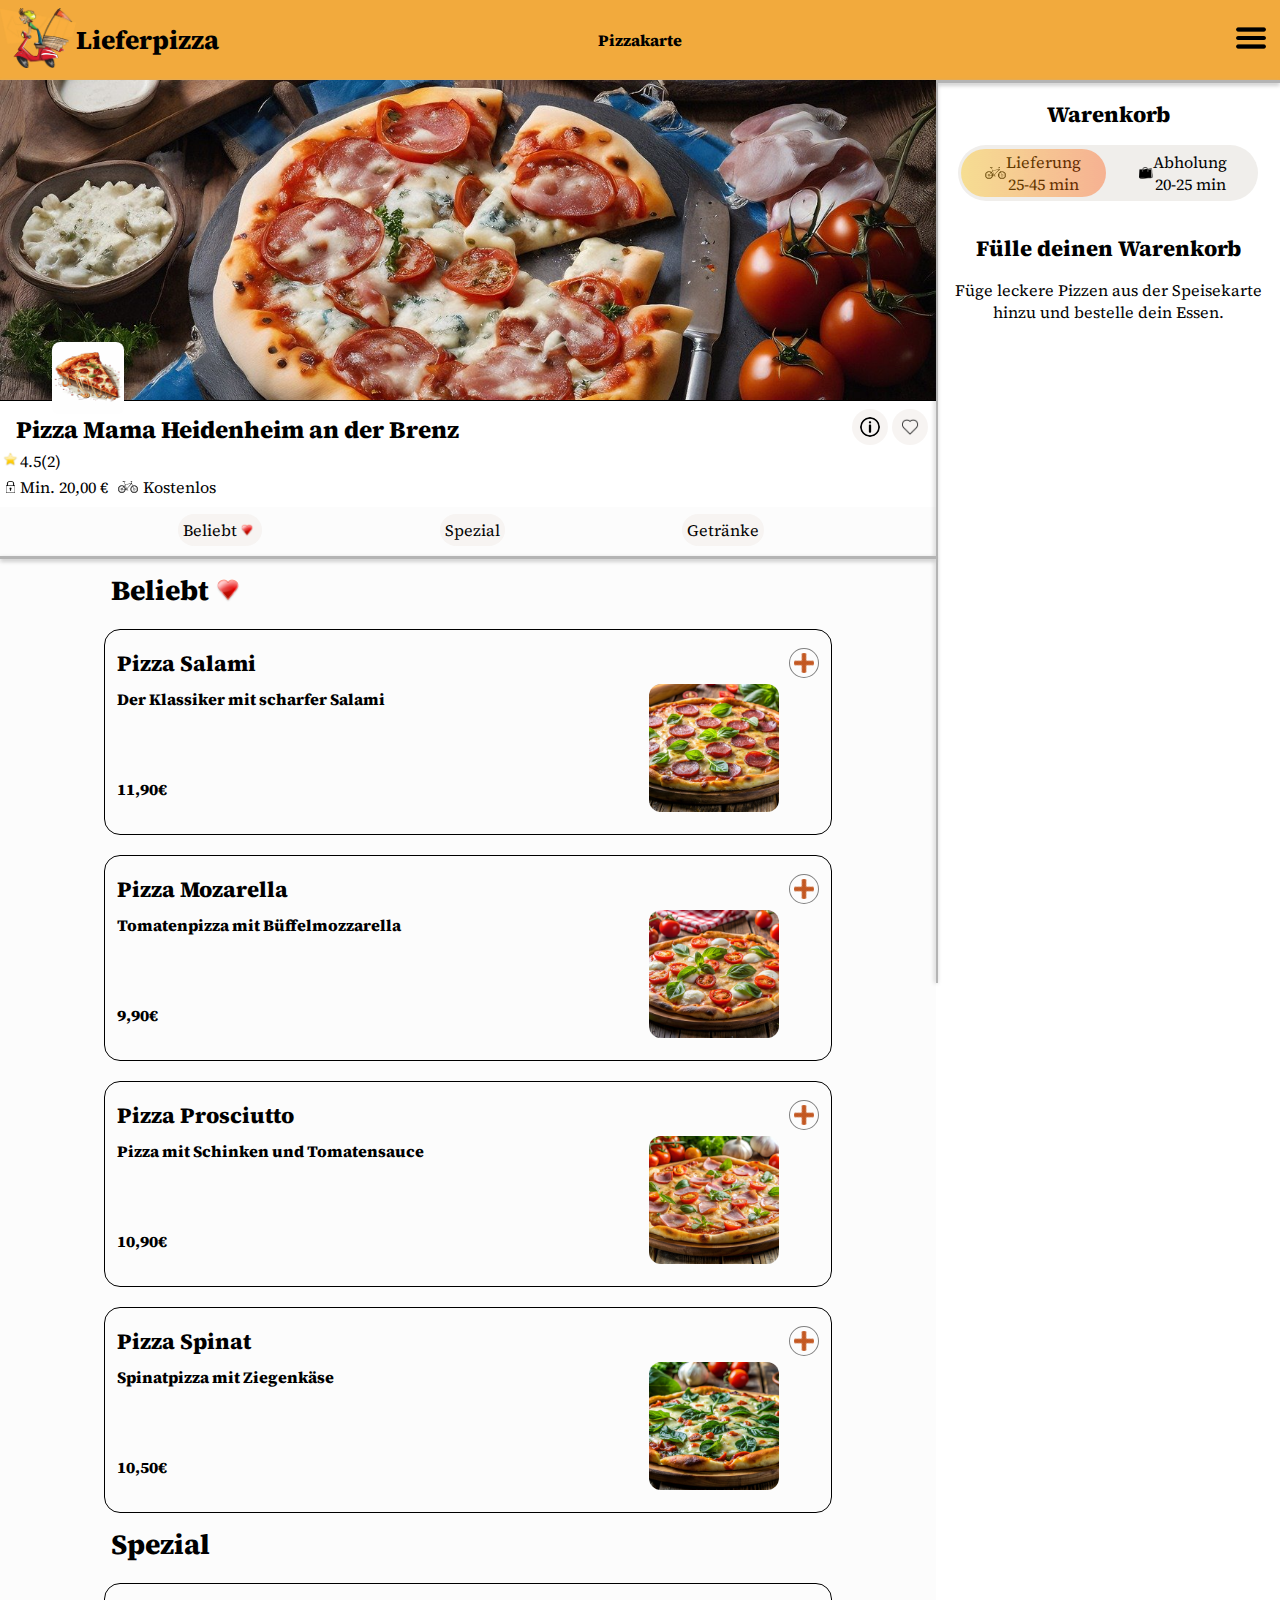
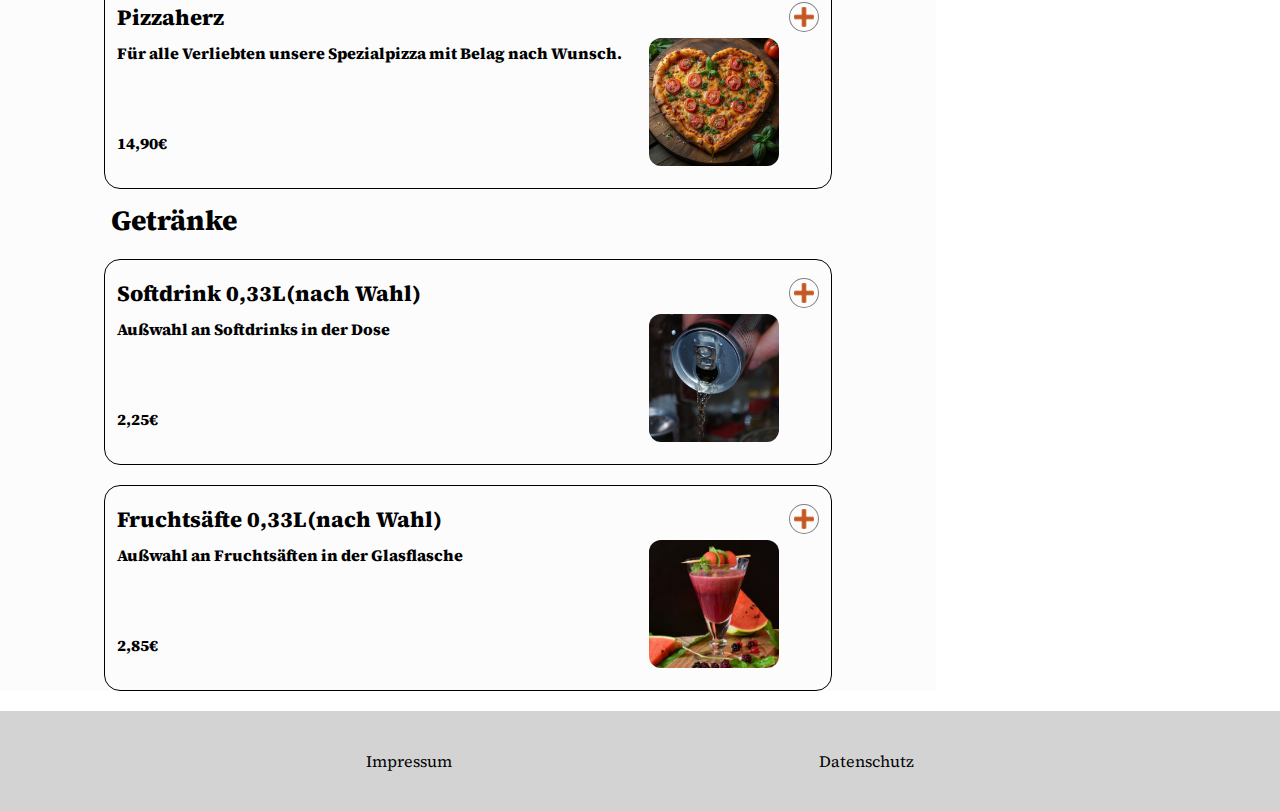
<file: index.html>
<!DOCTYPE html>
<html lang="de">

<head>
    <meta charset="UTF-8">
    <meta name="viewport" content="width=device-width, initial-scale=1.0">
    <title>Lieferpizza</title>
    <link rel="icon" type="image/x-icon" href="./img/icons/delivery-guy-1424808_640.png">
    <link href="./styles/fonts.css" rel="stylesheet">
    <link href="./styles/rating.css" rel="stylesheet">
    <link href="./style.css" rel="stylesheet">
    <link href="./styles/header.css" rel="stylesheet">
    <link href="./styles/basket.css" rel="stylesheet">
    <link href="./styles/responsive.css" rel="stylesheet">
    <script src="./scripts/templates.js"></script>
    <script src="./script.js"></script>
    <script src="./scripts/scroll.js"></script>
    <script src="./scripts/rating.js"></script>
</head>

<body onload="render()">
    <header class="dFlexAlignCent">
        <div class="dFlexAlignCent">
            <a href="index.html"><img src="./img/icons/delivery-guy-1424808_640.png" class="logoImg"></a>
            <h1>Lieferpizza</h1>
        </div>

        <h3>Pizzakarte</h3>

        <a><img onclick="burgerMenu()" class="burger" src="./img/icons/burger.png"></a>
    </header>

    <div class="seperator"></div>

    <div class="basketDiv">
        <section id="basketContainer" class="basketContainer hideBasketResponsive">
        </section>

    </div>

    <section class="restaurant">
        <div>
            <img src="./img/showcase.png" class="atfImage">
            <img src="./img/icons/restaurant.png" class="restaurantLogo">
        </div>

        <div class="restaurantInfo">

            <div class="restaurantName dFlexAlignCent" id="restaurantName">
                <h2>Pizza Mama Heidenheim an der Brenz</h2>
                <div>
                    <a onclick="pizzaInfo()"><img src="./img/icons/information.png" class="bigButton"></a>
                    <a onclick="like()"><img src="./img/icons/blackHeart.png" class="blackHeart" id="blackHeart"></a>
                    <a onclick="like()"><img src="./img/icons/heart.png" class="redHeart" id="redHeart"></a>
                </div>
            </div>

            <a onclick="rating()" class="star"><img src="./img/icons/star.png">4.5(2)</a>

            <div class="costInfo dFlexAlignCent">
                <img src="./img/icons/lock.png" class="symbol">
                <p>Min. 20,00 €</p>
                <img src="./img/icons/mtb-bike.png" class="symbol">
                <p>Kostenlos</p>
            </div>
        </div>
    </section>

    <section class="menuHeader" id="menuHeader">
        <div class="flexRow">
            <a id="catFav" class="categorys dFlexAlignCent" href="#offsetFav">Beliebt<img class="menuHeart"
                    src="./img/icons/heart.png"></a>
            <a id="catSpec" class="categorys dFlexAlignCent" href="#offsetSpec">Spezial</a>
            <a id="catDrink" class="categorys dFlexAlignCent" href="#offsetDrink">Getränke</a>
        </div>
        <div class="seperator"></div>
    </section>


    <section id="recipees" class="menu">
    </section>

    <footer class="dFlexAlignCent">
        <a href="./impressum.html">Impressum</a>
        <a href="./datenschutz.html">Datenschutz</a>
    </footer>

    <div class="stickyBasket">
        <button onclick="showBasketResponsive()" class="basketBtnRes" id="basketButtonResponsive">Warenkorb</button>
    </div>

    <div class="overlay" id="overlay">
        <div class="infoBox" id="infoBox"></div>
    </div>

</body>

</html>
</file>
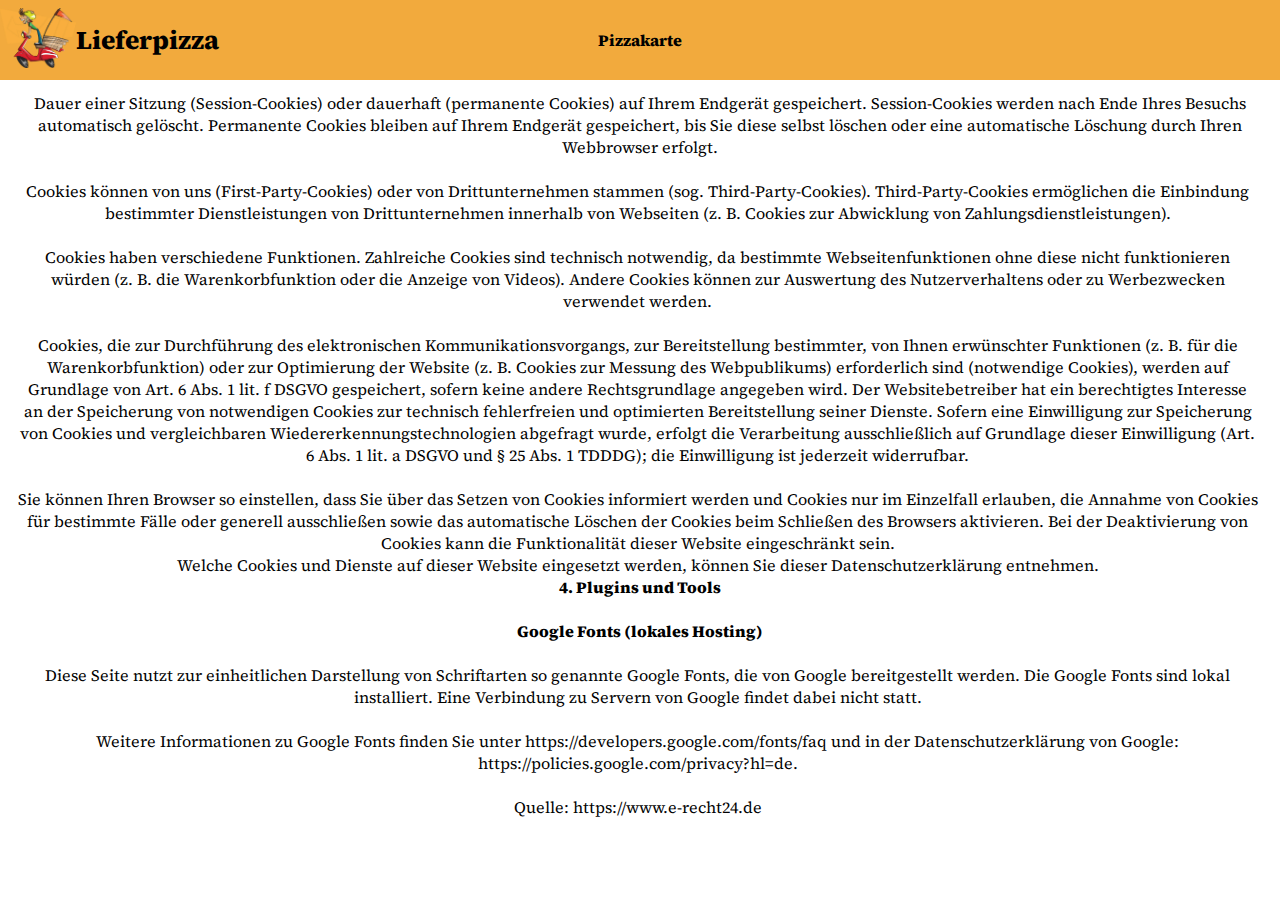
<file: datenschutz.html>
<!DOCTYPE html>
<html lang="de">

<head>
    <meta charset="UTF-8">
    <meta name="viewport" content="width=device-width, initial-scale=1.0">
    <title>Lieferpizza</title>
    <link rel="icon" type="image/x-icon" href="./img/icons/delivery-guy-1424808_640.png">
    <link href="./styles/fonts.css" rel="stylesheet">
    <link href="./style.css" rel="stylesheet">
    <link href="./styles/header.css" rel="stylesheet">
    <link href="./styles/responsive.css" rel="stylesheet">
</head>

<body>

    <header class="dFlexAlignCent">
        <div class="dFlexAlignCent">
            <a href="index.html"><img src="./img/icons/delivery-guy-1424808_640.png" class="logoImg"></a>
            <h1>Lieferpizza</h1>
        </div>

        <h3>Pizzakarte</h3>
    </header>
    <main>
        Dauer einer Sitzung (Session-Cookies) oder dauerhaft (permanente Cookies) auf Ihrem Endger&auml;t gespeichert.
        Session-Cookies werden nach Ende Ihres Besuchs automatisch gel&ouml;scht. Permanente Cookies bleiben auf Ihrem
        Endger&auml;t gespeichert, bis Sie diese selbst l&ouml;schen oder eine automatische L&ouml;schung durch Ihren
        Webbrowser
        erfolgt.</p><br>
        <p>Cookies k&ouml;nnen von uns (First-Party-Cookies) oder von Drittunternehmen stammen (sog.
            Third-Party-Cookies).
            Third-Party-Cookies erm&ouml;glichen die Einbindung bestimmter Dienstleistungen von Drittunternehmen
            innerhalb von
            Webseiten (z.&nbsp;B. Cookies zur Abwicklung von Zahlungsdienstleistungen).</p><br>
        <p>Cookies haben verschiedene Funktionen. Zahlreiche Cookies sind technisch notwendig, da bestimmte
            Webseitenfunktionen
            ohne diese nicht funktionieren w&uuml;rden (z.&nbsp;B. die Warenkorbfunktion oder die Anzeige von Videos).
            Andere
            Cookies k&ouml;nnen zur Auswertung des Nutzerverhaltens oder zu Werbezwecken verwendet werden.</p><br>
        <p>Cookies, die zur Durchf&uuml;hrung des elektronischen Kommunikationsvorgangs, zur Bereitstellung bestimmter,
            von
            Ihnen erw&uuml;nschter Funktionen (z.&nbsp;B. f&uuml;r die Warenkorbfunktion) oder zur Optimierung der
            Website
            (z.&nbsp;B. Cookies zur Messung des Webpublikums) erforderlich sind (notwendige Cookies), werden auf
            Grundlage von
            Art. 6 Abs. 1 lit. f DSGVO gespeichert, sofern keine andere Rechtsgrundlage angegeben wird. Der
            Websitebetreiber hat
            ein berechtigtes Interesse an der Speicherung von notwendigen Cookies zur technisch fehlerfreien und
            optimierten
            Bereitstellung seiner Dienste. Sofern eine Einwilligung zur Speicherung von Cookies und vergleichbaren
            Wiedererkennungstechnologien abgefragt wurde, erfolgt die Verarbeitung ausschlie&szlig;lich auf Grundlage
            dieser
            Einwilligung (Art. 6 Abs. 1 lit. a DSGVO und &sect; 25 Abs. 1 TDDDG); die Einwilligung ist jederzeit
            widerrufbar.
        </p><br>
        <p>Sie k&ouml;nnen Ihren Browser so einstellen, dass Sie &uuml;ber das Setzen von Cookies informiert werden und
            Cookies
            nur im Einzelfall erlauben, die Annahme von Cookies f&uuml;r bestimmte F&auml;lle oder generell
            ausschlie&szlig;en
            sowie das automatische L&ouml;schen der Cookies beim Schlie&szlig;en des Browsers aktivieren. Bei der
            Deaktivierung
            von Cookies kann die Funktionalit&auml;t dieser Website eingeschr&auml;nkt sein.</p>
        <p>Welche Cookies und Dienste auf dieser Website eingesetzt werden, k&ouml;nnen Sie dieser
            Datenschutzerkl&auml;rung
            entnehmen.</p>
        <h4>4. Plugins und Tools</h4><br>
        <h4>Google Fonts (lokales Hosting)</h4><br>
        <p>Diese Seite nutzt zur einheitlichen Darstellung von Schriftarten so genannte Google Fonts, die von Google
            bereitgestellt werden. Die Google Fonts sind lokal installiert. Eine Verbindung zu Servern von Google findet
            dabei
            nicht statt.</p><br>
        <p>Weitere Informationen zu Google Fonts finden Sie unter <a href="https://developers.google.com/fonts/faq"
                target="_blank" rel="noopener noreferrer">https://developers.google.com/fonts/faq</a> und in der
            Datenschutzerkl&auml;rung von Google: <a href="https://policies.google.com/privacy?hl=de" target="_blank"
                rel="noopener noreferrer">https://policies.google.com/privacy?hl=de</a>.</p><br>
        <p>Quelle: <a href="https://www.e-recht24.de">https://www.e-recht24.de</a></p><br>
    </main>
</body>

</html>
</file>
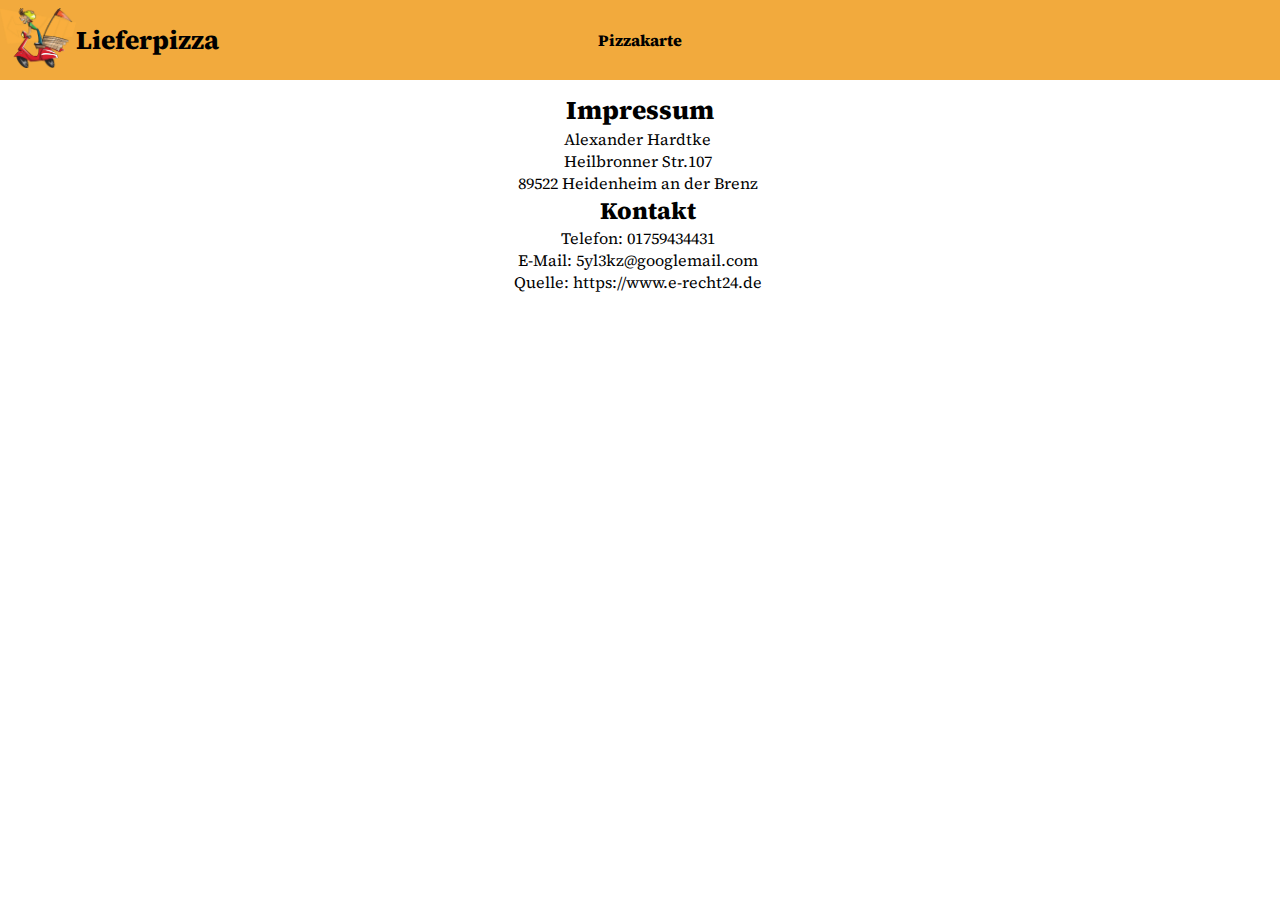
<file: impressum.html>
<!DOCTYPE html>
<html lang="de">

<head>

    <head>
        <meta charset="UTF-8">
        <meta name="viewport" content="width=device-width, initial-scale=1.0">
        <title>Lieferpizza</title>
        <link rel="icon" type="image/x-icon" href="./img/icons/delivery-guy-1424808_640.png">
        <link href="./styles/fonts.css" rel="stylesheet">
        <link href="./style.css" rel="stylesheet">
        <link href="./styles/header.css" rel="stylesheet">
        <link href="./styles/responsive.css" rel="stylesheet">
    </head>
</head>

<body>

    <header class="dFlexAlignCent">
        <div class="dFlexAlignCent">
            <a href="index.html"><img src="./img/icons/delivery-guy-1424808_640.png" class="logoImg"></a>
            <h1>Lieferpizza</h1>
        </div>

        <h3>Pizzakarte</h3>

    </header>
    <main>
        <h1>Impressum</h1>

        <p>Alexander Hardtke<br />
            Heilbronner Str.107<br />
            89522 Heidenheim an der Brenz</p>

        <h2>Kontakt</h2>
        <p>Telefon: 01759434431<br />
            E-Mail: 5yl3kz@googlemail.com</p>

        <p>Quelle: <a href="https://www.e-recht24.de">https://www.e-recht24.de</a></p>
    </main>
</body>

</html>
</file>
<file: styles/fonts.css>
/* source-serif-4-200 - latin-ext */
@font-face {
    font-display: swap; /* Check https://developer.mozilla.org/en-US/docs/Web/CSS/@font-face/font-display for other options. */
    font-family: 'Source Serif 4';
    font-style: normal;
    font-weight: 200;
    src: url('../fonts/source-serif-4-v8-latin-ext-200.woff2') format('woff2'); /* Chrome 36+, Opera 23+, Firefox 39+, Safari 12+, iOS 10+ */
  }
  /* source-serif-4-200italic - latin-ext */
  @font-face {
    font-display: swap; /* Check https://developer.mozilla.org/en-US/docs/Web/CSS/@font-face/font-display for other options. */
    font-family: 'Source Serif 4';
    font-style: italic;
    font-weight: 200;
    src: url('../fonts/source-serif-4-v8-latin-ext-200italic.woff2') format('woff2'); /* Chrome 36+, Opera 23+, Firefox 39+, Safari 12+, iOS 10+ */
  }
  /* source-serif-4-regular - latin-ext */
  @font-face {
    font-display: swap; /* Check https://developer.mozilla.org/en-US/docs/Web/CSS/@font-face/font-display for other options. */
    font-family: 'Source Serif 4';
    font-style: normal;
    font-weight: 400;
    src: url('../fonts/source-serif-4-v8-latin-ext-regular.woff2') format('woff2'); /* Chrome 36+, Opera 23+, Firefox 39+, Safari 12+, iOS 10+ */
  }
  /* source-serif-4-600 - latin-ext */
  @font-face {
    font-display: swap; /* Check https://developer.mozilla.org/en-US/docs/Web/CSS/@font-face/font-display for other options. */
    font-family: 'Source Serif 4';
    font-style: normal;
    font-weight: 600;
    src: url('../fonts/source-serif-4-v8-latin-ext-600.woff2') format('woff2'); /* Chrome 36+, Opera 23+, Firefox 39+, Safari 12+, iOS 10+ */
  }
  /* source-serif-4-600italic - latin-ext */
  @font-face {
    font-display: swap; /* Check https://developer.mozilla.org/en-US/docs/Web/CSS/@font-face/font-display for other options. */
    font-family: 'Source Serif 4';
    font-style: italic;
    font-weight: 600;
    src: url('../fonts/source-serif-4-v8-latin-ext-600italic.woff2') format('woff2'); /* Chrome 36+, Opera 23+, Firefox 39+, Safari 12+, iOS 10+ */
  }
  /* source-serif-4-800 - latin-ext */
  @font-face {
    font-display: swap; /* Check https://developer.mozilla.org/en-US/docs/Web/CSS/@font-face/font-display for other options. */
    font-family: 'Source Serif 4';
    font-style: normal;
    font-weight: 800;
    src: url('../fonts/source-serif-4-v8-latin-ext-800.woff2') format('woff2'); /* Chrome 36+, Opera 23+, Firefox 39+, Safari 12+, iOS 10+ */
  }
  /* source-serif-4-800italic - latin-ext */
  @font-face {
    font-display: swap; /* Check https://developer.mozilla.org/en-US/docs/Web/CSS/@font-face/font-display for other options. */
    font-family: 'Source Serif 4';
    font-style: italic;
    font-weight: 800;
    src: url('../fonts/source-serif-4-v8-latin-ext-800italic.woff2') format('woff2'); /* Chrome 36+, Opera 23+, Firefox 39+, Safari 12+, iOS 10+ */
  }
</file>
<file: styles/rating.css>
h6 {
    margin-bottom: 16px;
    font-size: 22px;
    margin-left: 8px;
}

.infoBox {
    display: flex;
    flex-direction: column;
    position: fixed;
    z-index: 2;
    background-color: white;
    border-radius: 16px;
    height: 80%;
    width: 60%;
    padding: 8px;
}

.infoBoxTitle {
    width: 100%;
    justify-content: space-between;
    padding-top: 8px;
}

.overlay {
    z-index: 10;
    display: none;
    position: fixed;
    top: 0;
    bottom: 0;
    left: 0;
    right: 0;
    background-color: rgba(0, 0, 0, 0.7);
    justify-content: center;
}

.closeX {
    height: 18px;
    cursor: pointer;
    padding-right: 16px;
}

.users {
    display: flex;
    flex-direction: column;
    flex-wrap: wrap;
}

.ratingBox {
    border-radius: 16px;
    border: solid black 1px;
    width: 75%;
    height: auto;
    display: flex;
    flex-direction: column;
    padding: 12px;
    margin-bottom: 20px;
    place-self: center;
}

.ratingComment {
    font-size: 14px;
    text-wrap: wrap;
}

.maps {
    width: 100%;
    height: 450px;
    border-style: none;
    align-self: center;
    margin-bottom: 8px;
}

.clockSymbol {
    height: 16px;
    margin-right: 8px;
}

.flexEnd {
    align-self: flex-end;
}

.dNone {
    display: none;
}
</file>
<file: style.css>
* {
    margin: 0;
    font-family: 'Source Serif 4';
    scroll-behavior: smooth;
}

h2 {
    padding-left: 16px;
}

h5 {
    margin-top: 6px;
    font-size: 22px;
}

main {
    text-align: center;
    padding: 12px;
}

a {
    text-decoration: none;
    color: black;
}

.basketDiv {
    position: absolute;
    display: flex;
    justify-content: flex-end;
    width: 100%;
}

.atfImage {
    position: relative;
    top: -3px;
    left: 0;
    width: calc(100% - 344px);
    height: 320px;
    object-fit: cover;
    border-bottom: solid black 1px;
}

.restaurantLogo {
    position: absolute;
    height: 72px;
    right: 60%;
    border-radius: 8px;
    left: 52px;
    top: 342px;
}

.restaurantInfo {
    width: calc(100% - 344px);
}

.restaurantName {
    justify-content: space-between;
}

.bigButton {
    cursor: pointer;
    padding: 8px 8px 8px 8px;
    border-radius: 50%;
    height: 20px;
    background-color: #f5f2f0d5;
}

.blackHeart {
    cursor: pointer;
    border-radius: 50%;
    height: 36px;
    background-color: #f5f2f0d5;
    margin-right: 8px;
}

.redHeart {
    cursor: pointer;
    border-radius: 50%;
    height: 36px;
    background-color: #f5f2f0d5;
    margin-right: 8px;
}

.costInfo {
    padding: 6px;
}

p {
    padding: 0px 10px 0px 5px;
}

b {
    display: flex;
    align-items: center;
}

.star {
    display: flex;
    cursor: pointer;
    height: 20px;
    width: 70px;
}

.symbol {
    height: 12px;
}

.menuHeader {
    display: flex;
    flex-direction: column;
    width: calc(100% - 344px);
    height: 55px;
}

.menuHeart {
    height: 20px;
}

.favHeart {
    height: 38px;
}

.categorys {
    background-color: #f5f2f0d5;
    border-radius: 20px;
    padding: 5px;
    margin-left: 6px;
}

.categorys:hover {
    background-color: black;
    color: white;
}

.darkCategory {
    background-color: black;
    color: white;
}

.dFlexAlignCent {
    display: flex;
    align-items: center;
}

.offsetBox {
    display: block;
    height: 52px ;
    margin-top: -52px;
    visibility: hidden; 
}

.recipeeHead {
    margin-top: 12px;
    width: 75%;
    display: flex;
    align-items: center;
    padding-right: 12px;
    font-size: 28px;
}

.recipees {
    display: flex;
    flex-direction: column;
    align-items: center;
    font-weight: 800;
}

.postBox {
    border-radius: 16px;
    border: solid black 1px;
    width: 75%;
    height: 180px;
    display: flex;
    flex-direction: column;
    padding: 12px;
    margin-top: 20px;
}

.postBox:hover {
    background-color: #dadada;
}

.price {
    height: 0;
    position: relative;
    top: 90px;
    font-weight: 800;
}

.description {
    height: 0;
    width: calc(100% - 175px);
    margin-top: -20px;
}

.addButton {
    position: relative;
    bottom: 30px;
    width: 20px;
    align-self: flex-end;
    transform: rotate(45deg);
    cursor: pointer;
    border-radius: 50%;
    border: 1px solid gray;
    padding: 4px;
}

.menuPic {
    height: 130px;
    width: 130px;
    object-fit: cover;
    align-self: flex-end;
    border-radius: 12px;
    margin-top: 6px;
    position: relative;
    right: 40px;
    bottom: 10px;
}

.sticky {
    background-color: white;
    position: fixed;
    top: 0;
    z-index: 2;
}

.stickyMenu {
    background-color: white;
    position: sticky;
    top: 0;
    z-index: 2;
}

.flexRow {
    display: flex;
    flex-direction: row;
    justify-content: space-evenly;
    margin-top: 10px;
    margin-bottom: 10px;
}

.menu {
    width: calc(100% - 344px);
    background-color: #fcfcfc;
}
</file>
<file: styles/header.css>
header {
    top: 0;
    width: 100%;
    height: 80px;
    background-color: #f2aa3d;
    justify-content: space-between;
}

.seperator {
    height: 3px;
    width: 100%;
    background-color: #b4b4b4;
    filter: drop-shadow(0px 2px 2px #b4b4b4);
    align-self: flex-end;
}

.logoImg {
    cursor: pointer;
    height: 60px;
}

h1 {
    font-size: 26px;
}

h3 {
    position: absolute;
    text-align: center;
    font-size: 16px;
    width: 100%;
}

.burger {
    height: 34px;
    margin-right: 12px;
    cursor: pointer;
}

a:hover {
    filter: drop-shadow(0px 4px 3px rgb(26, 26, 26));
}

footer {
    margin-top: 20px;
    justify-content: space-evenly;
    background-color: lightgray;
    height: 100px;
    width: 100%;
    position: relative;
    z-index: 2;
}

.accountButtons {
    display: flex;
    flex-direction: row;
    align-items: center;
    justify-content: space-around;
}

.createAccountButton {
    color: white;
    background-color: #f2aa3d;
    width: 45%;
    height: 40px;
    border-radius: 50px;
    cursor: pointer;
    font-size: 20px;
}

.myAccountButton {
    width: 45%;
    height: 40px;
    border-radius: 50px;
    cursor: pointer;
    font-size: 20px;
}
</file>
<file: styles/basket.css>
h4 {
    margin-top: 16px;
    margin-bottom: 16px;
    font-size: 22px;
}

.basketContainer {
    width: 344px;
    height: calc(100% - 100px);
    text-align: center;
}

.sliderBox {
    display: flex;
    justify-content: center;
    align-items: center;
    padding-bottom: 16px;
}

.slider {
    transition: .5s ease-in-out;
    position: absolute;
    cursor: pointer;
    right: 26px;
    background: rgba(255, 170, 8, 0.5);
    background-image: linear-gradient(to left, rgba(255, 255, 255, 0.5), rgba(255, 170, 8, 0.5));
    opacity: 0.5;
    height: 48px;
    width: 145px;
    border-radius: 50px;
    filter: saturate(15);
}

.sliderLeft {
    display: flex;
    align-items: center;
    justify-content: center;
    background-color: #f0eeeb;
    width: 150px;
    border-radius: 50px 0 0 50px;
    padding: 6px 0px 6px 0px;
    cursor: pointer;
}

.sliderRight {
    display: flex;
    align-items: center;
    justify-content: center;
    background-color: #f0eeeb;
    width: 150px;
    border-radius: 0 50px 50px 0;
    padding: 6px 0px 6px 0px;
    cursor: pointer;
}

.verticalSeperator {
    width: 2px;
    height: 100vh;
    background-color: #b4b4b4;
    filter: drop-shadow(-1px 0px 2px #b4b4b4);
    position: absolute;
}

input {
    position: absolute;
    cursor: pointer;
    opacity: 0;
    width: 280px;
    height: 54px;
    z-index: 4;
}

input:checked+.slider {
    transform: translateX(-148px) rotateY(-180deg);
}

.basketLine {
    display: flex;
    align-items: center;
    justify-content: space-between;
    padding: 4px 16px 4px 16px;
}

.basketButton {
    border-radius: 50%;
    height: 36px;
    width: 36px;
    cursor: pointer;
    background-color: #f5f2f0d5;
    margin: 2px 10px 2px 10px;
    border: none;
    font-size: 20px;
}

.basketButton:hover {
    filter: drop-shadow(0px 4px 3px rgb(26, 26, 26));
}

.stickyBasket {
    display: none;
}

.buyButton {
    color: white;
    background-color: #f2aa3d;
    width: 95%;
    height: 40px;
    border-radius: 50px;
    cursor: pointer;
    font-size: 20px;
}

.countAmounts {
    background-color: black;
    width: 18px;
    height: 18px;
    border-radius: 50%;
    font-size: 12px;
    position: fixed;
    bottom: 22px;
}

.showBasket {
    display: block;
}

.closeBasketBtn {
    position: absolute;
    right: 0;
    top: 23px;
    height: 18px;
    cursor: pointer;
    padding-right: 16px;
}

.dFlexEnd {
    display: flex;
    justify-content: flex-end;
}
</file>
<file: styles/responsive.css>
@media (max-width: 910px) {
    .basketContainer {
        width: 100%;
        height: 100%;
        background-color: white;
        position: fixed;
        top: 0;
        z-index: 11;
    }

    .hideBasketResponsive {
        display: none;
    }

    .atfImage {
        width: 100%;
    }

    .restaurantInfo {
        width: 100%;
    }

    .menuHeader {
        width: 100%;
    }

    .menu {
        width: 100%;
    }

    .stickyBasket {
        display: flex;
        justify-content: center;
        align-items: center;
        position: fixed;
        background-color: white;
        bottom: 1px;
        width: 100%;
        height: 60px;
        z-index: 10;
    }

    .basketBtnRes {
        display: block;
        color: white;
        background-color: #f2aa3d;
        width: 90%;
        height: 40px;
        border-radius: 50px;
        cursor: pointer;
        font-size: 20px;
    }

    footer {
        padding-bottom: 40px;
    }

    .postBox {
        font-size: 16px;
    }

    h5 {
        font-size: 18px;
    }

    .recipeeHead {
        font-size: 24px;
    }

    .infoBox {
        width: 75%;
    }

    .slider {
        left: 50%;
    }

    
}

@media (max-width: 570px) {
    .postBox {
        width: 90%;
    }

    .description {
        width: calc(100% - 140px);
        font-size: 15px;
    }

    .menuPic {
        right: 0;
    }

    h3 {
        display: none;
    }

    h5 {
        font-size: 17px;
    }

    .infoBox {
        width: 90%;
    }

    .maps {
        height: 350px;
    }

    .createAccountButton {
        font-size: 13px;
    }
    
    .myAccountButton {
        font-size: 13px;
    }

    .price {
        top: 110px;
    }

}
</file>
